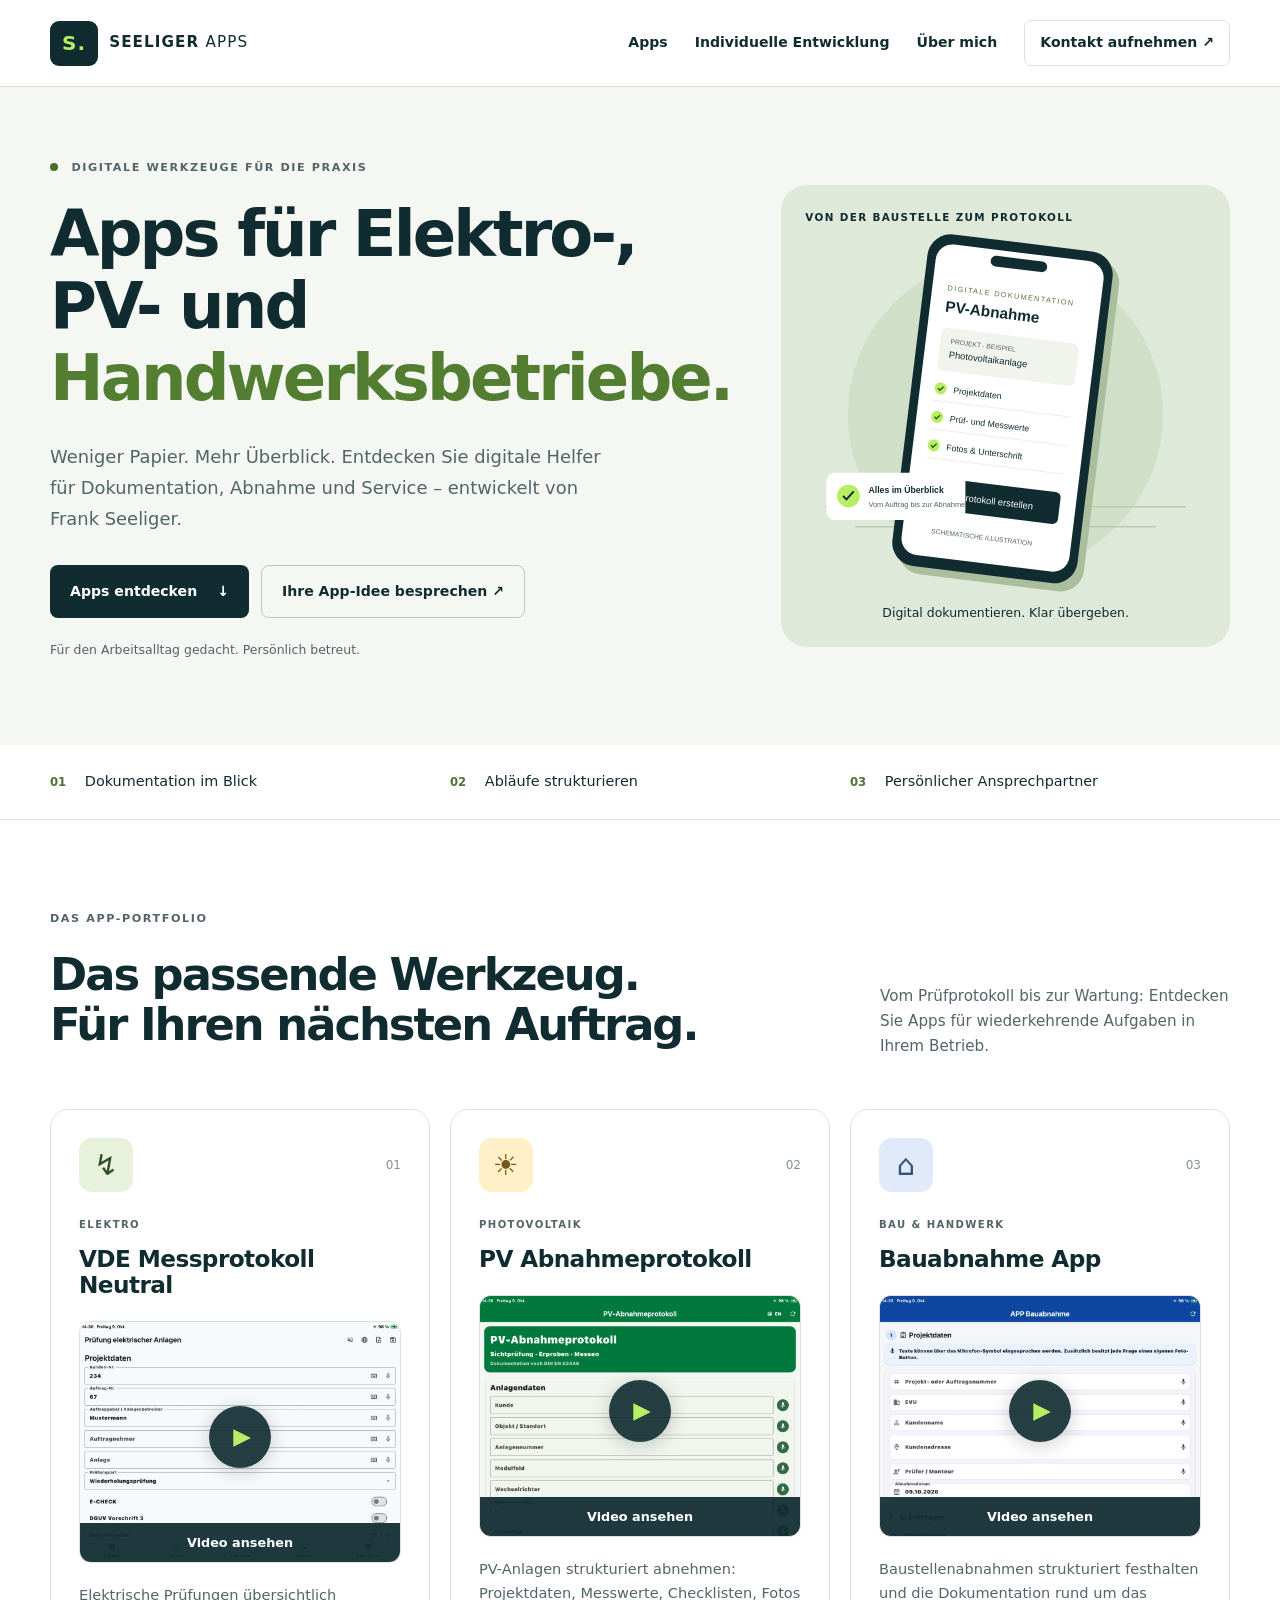
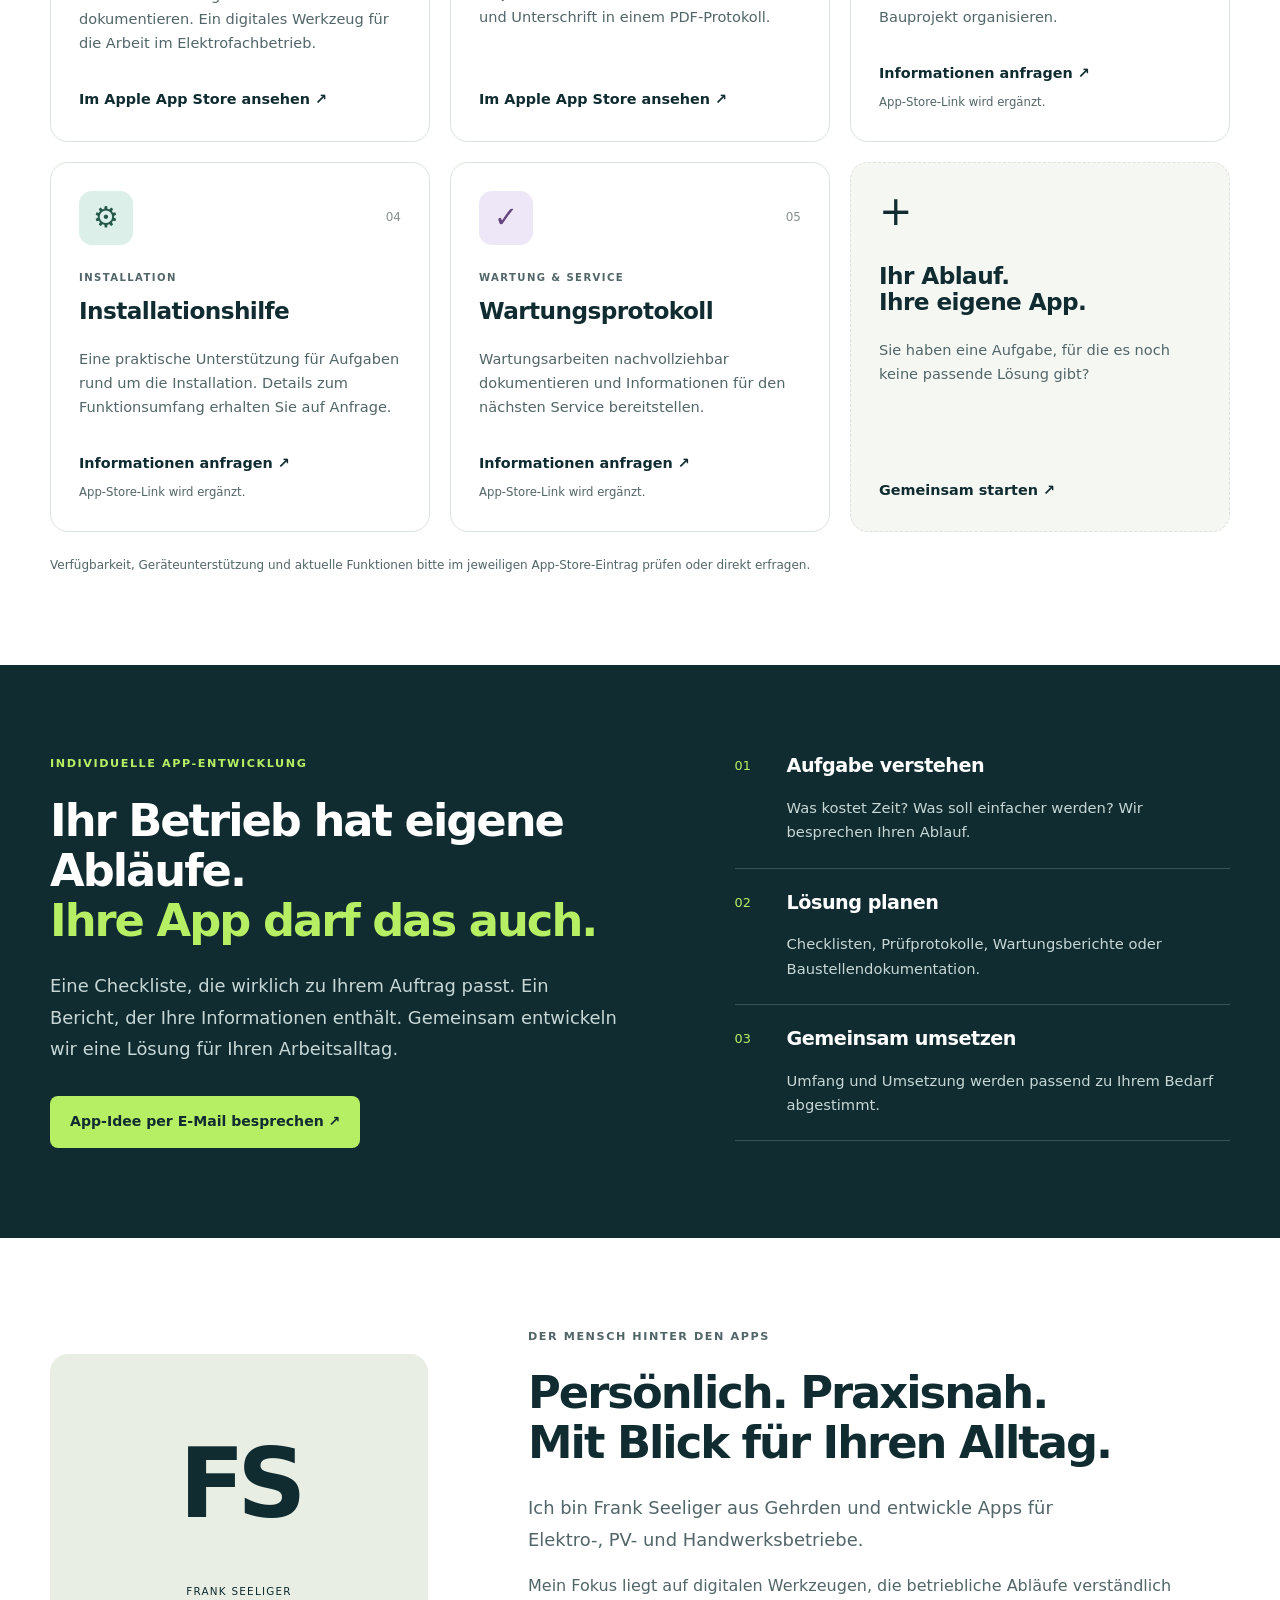
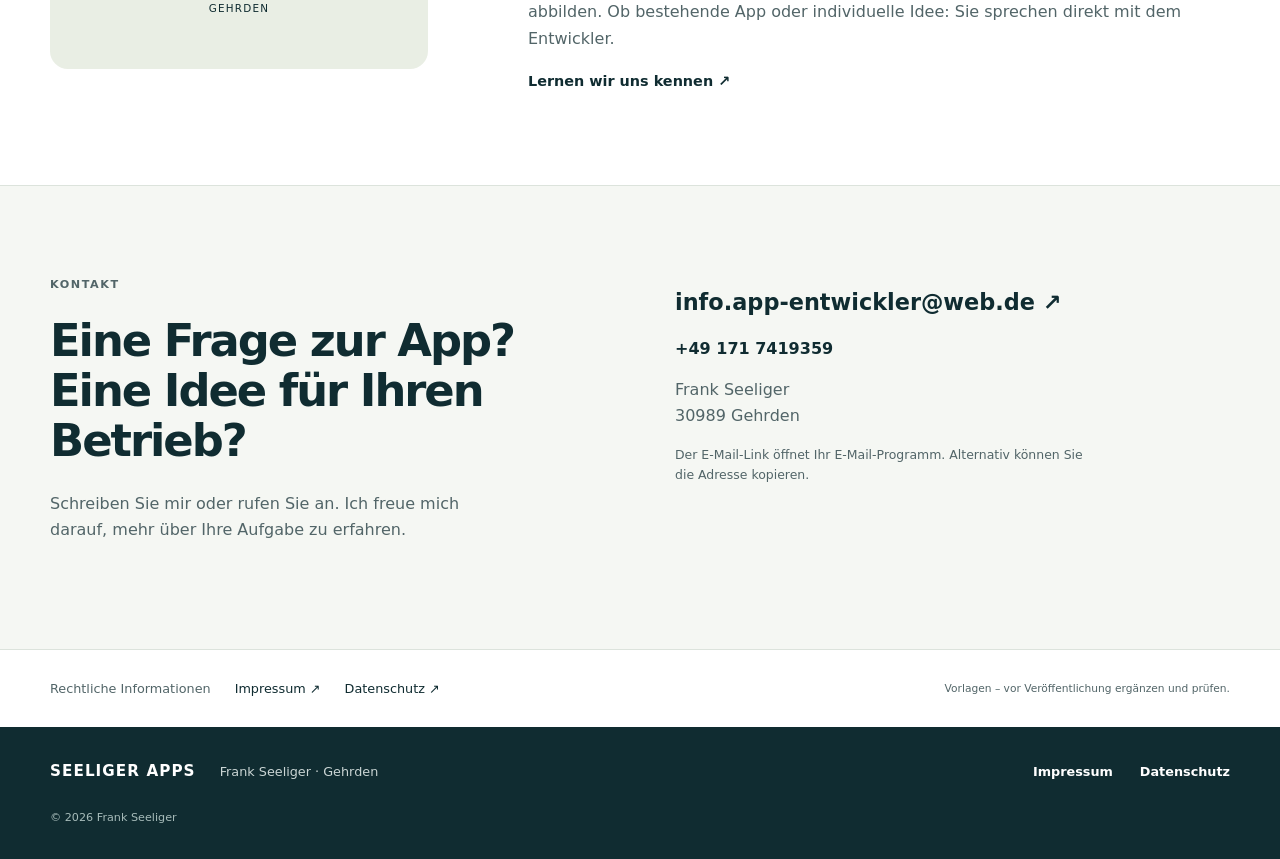
<file: index.html>
<!doctype html><html lang="de"><head><meta charset="utf-8"><meta name="viewport" content="width=device-width, initial-scale=1"><meta name="theme-color" content="#102c31"><meta name="description" content="Apps von Frank Seeliger für Elektro-, PV- und Handwerksbetriebe. Digitale Dokumentation und individuelle App-Entwicklung."><title>Seeliger Apps · Digitale Werkzeuge fürs Handwerk</title><link rel="icon" href="assets/favicon.svg" type="image/svg+xml"><link rel="stylesheet" href="styles.css"><script src="script.js" defer></script></head><body><a class="skip" href="#main">Zum Inhalt</a>
<header class="header">
<div class="container nav"><a class="brand" href="index.html" aria-label="Seeliger Apps Startseite"><span class="brand-icon">S.</span><span>SEELIGER <b>APPS</b></span></a><button class="menu-toggle" aria-expanded="false" aria-controls="navigation" hidden>Menü <span aria-hidden="true">☰</span></button>
<nav id="navigation" aria-label="Hauptnavigation"><a href="index.html#apps">Apps</a><a href="index.html#entwicklung">Individuelle Entwicklung</a><a href="index.html#ueber">Über mich</a><a class="nav-contact" href="index.html#kontakt">Kontakt aufnehmen ↗</a></nav></div></header>
<main id="main">
<section class="hero">
<div class="container hero-grid">
<div>
<p class="eyebrow"><span class="dot"></span> DIGITALE WERKZEUGE FÜR DIE PRAXIS</p>
<h1>Apps für Elektro-, PV- und <span>Handwerksbetriebe.</span></h1>
<p class="lead">Weniger Papier. Mehr Überblick. Entdecken Sie digitale Helfer für Dokumentation, Abnahme und Service – entwickelt von Frank Seeliger.</p>
<div class="actions"><a class="button" href="#apps">Apps entdecken <span>↓</span></a><a class="button secondary" href="#entwicklung">Ihre App-Idee besprechen ↗</a></div>
<p class="hero-note">Für den Arbeitsalltag gedacht. Persönlich betreut.</p></div>
<div class="hero-art">
<div class="art-label">VON DER BAUSTELLE ZUM PROTOKOLL</div><img src="assets/images/protokoll-illustration.svg" width="600" height="600" alt="Schematische Illustration eines digitalen PV-Protokolls; keine echte App-Ansicht">
<p class="art-caption">Digital dokumentieren. Klar übergeben.</p></div></div></section>
<div class="benefits">
<div class="container benefit-grid"><span><b>01</b> Dokumentation im Blick</span><span><b>02</b> Abläufe strukturieren</span><span><b>03</b> Persönlicher Ansprechpartner</span></div></div>
<section id="apps" class="section container">
<div class="section-heading">
<div>
<p class="eyebrow">DAS APP-PORTFOLIO</p>
<h2>Das passende Werkzeug.<br>Für Ihren nächsten Auftrag.</h2></div>
<p>Vom Prüfprotokoll bis zur Wartung: Entdecken Sie Apps für wiederkehrende Aufgaben in Ihrem Betrieb.</p></div>
<div class="app-grid">
<article class="app-card">
<div class="card-top"><span class="app-icon vde" aria-hidden="true">↯</span><span class="card-number">01</span></div>
<p class="eyebrow">ELEKTRO</p>
<h3>VDE Messprotokoll Neutral</h3>
<div class="video-preview" data-app-video="vde">
  <button class="video-preview-button" type="button" data-video-src="assets/videos/vde-messprotokoll.mp4" aria-label="Video abspielen: VDE Messprotokoll Neutral">
    <img src="assets/images/vde-vorschau.jpg" width="2048" height="1536" loading="lazy" alt="VDE Messprotokoll Neutral: Ansicht der App">
    <span class="video-play" aria-hidden="true">▶</span>
    <span class="video-caption">Video ansehen</span>
  </button>
  <video class="app-video" controls playsinline preload="none" aria-label="Video: VDE Messprotokoll Neutral" hidden></video><noscript><a class="text-link" href="assets/videos/vde-messprotokoll.mp4">Video öffnen ↗</a></noscript>
  <p class="video-message" role="status" hidden></p>
</div>
<p>Elektrische Prüfungen übersichtlich dokumentieren. Ein digitales Werkzeug für die Arbeit im Elektrofachbetrieb.</p>
<div class="card-link"><a class="text-link" href="https://apps.apple.com/app/id6809520733">Im Apple App Store ansehen ↗</a></div></article>
<article class="app-card">
<div class="card-top"><span class="app-icon pv" aria-hidden="true">☀</span><span class="card-number">02</span></div>
<p class="eyebrow">PHOTOVOLTAIK</p>
<h3>PV Abnahmeprotokoll</h3>
<div class="video-preview" data-app-video="pv">
  <button class="video-preview-button" type="button" data-video-src="assets/videos/pv-abnahmeprotokoll.mp4" aria-label="Video abspielen: PV Abnahmeprotokoll">
    <img src="assets/images/pv-vorschau.jpg" width="2048" height="1536" loading="lazy" alt="PV Abnahmeprotokoll: Ansicht der App">
    <span class="video-play" aria-hidden="true">▶</span>
    <span class="video-caption">Video ansehen</span>
  </button>
  <video class="app-video" controls playsinline preload="none" aria-label="Video: PV Abnahmeprotokoll" hidden></video><noscript><a class="text-link" href="assets/videos/pv-abnahmeprotokoll.mp4">PV-Video öffnen ↗</a></noscript>
  <p class="video-message" role="status" hidden></p>
</div>

<p>PV-Anlagen strukturiert abnehmen: Projektdaten, Messwerte, Checklisten, Fotos und Unterschrift in einem PDF-Protokoll.</p>
<div class="card-link"><a class="text-link" href="https://apps.apple.com/app/id6802711254">Im Apple App Store ansehen ↗</a></div></article>
<article class="app-card">
<div class="card-top"><span class="app-icon bau" aria-hidden="true">⌂</span><span class="card-number">03</span></div>
<p class="eyebrow">BAU & HANDWERK</p>
<h3>Bauabnahme App</h3>
<div class="video-preview" data-app-video="bau">
  <button class="video-preview-button" type="button" data-video-src="assets/videos/bauabnahme.mp4" aria-label="Video abspielen: Bauabnahme App">
    <img src="assets/images/bau-vorschau.jpg" width="2048" height="1536" loading="lazy" alt="Bauabnahme App: Ansicht der App">
    <span class="video-play" aria-hidden="true">▶</span>
    <span class="video-caption">Video ansehen</span>
  </button>
  <video class="app-video" controls playsinline preload="none" aria-label="Video: Bauabnahme App" hidden></video><noscript><a class="text-link" href="assets/videos/bauabnahme.mp4">Video öffnen ↗</a></noscript>
  <p class="video-message" role="status" hidden></p>
</div>
<p>Baustellenabnahmen strukturiert festhalten und die Dokumentation rund um das Bauprojekt organisieren.</p>
<div class="card-link"><a class="text-link" href="mailto:info.app-entwickler@web.de?subject=Anfrage%20zur%20App%20Bauabnahme%20App">Informationen anfragen ↗</a><small class="link-note">App-Store-Link wird ergänzt.</small></div></article>
<article class="app-card">
<div class="card-top"><span class="app-icon installation" aria-hidden="true">⚙</span><span class="card-number">04</span></div>
<p class="eyebrow">INSTALLATION</p>
<h3>Installationshilfe</h3>
<p>Eine praktische Unterstützung für Aufgaben rund um die Installation. Details zum Funktionsumfang erhalten Sie auf Anfrage.</p>
<div class="card-link"><a class="text-link" href="mailto:info.app-entwickler@web.de?subject=Anfrage%20zur%20App%20Installationshilfe">Informationen anfragen ↗</a><small class="link-note">App-Store-Link wird ergänzt.</small></div></article>
<article class="app-card">
<div class="card-top"><span class="app-icon wartung" aria-hidden="true">✓</span><span class="card-number">05</span></div>
<p class="eyebrow">WARTUNG & SERVICE</p>
<h3>Wartungsprotokoll</h3>
<p>Wartungsarbeiten nachvollziehbar dokumentieren und Informationen für den nächsten Service bereitstellen.</p>
<div class="card-link"><a class="text-link" href="mailto:info.app-entwickler@web.de?subject=Anfrage%20zur%20App%20Wartungsprotokoll">Informationen anfragen ↗</a><small class="link-note">App-Store-Link wird ergänzt.</small></div></article>
<article class="app-card idea-card"><span class="plus" aria-hidden="true">+</span>
<h3>Ihr Ablauf.<br>Ihre eigene App.</h3>
<p>Sie haben eine Aufgabe, für die es noch keine passende Lösung gibt?</p><a class="text-link" href="#entwicklung">Gemeinsam starten ↗</a></article></div>
<p class="portfolio-note">Verfügbarkeit, Geräteunterstützung und aktuelle Funktionen bitte im jeweiligen App-Store-Eintrag prüfen oder direkt erfragen.</p></section>
<section class="development section" id="entwicklung">
<div class="container development-grid">
<div>
<p class="eyebrow">INDIVIDUELLE APP-ENTWICKLUNG</p>
<h2>Ihr Betrieb hat eigene Abläufe.<br><span>Ihre App darf das auch.</span></h2>
<p class="lead">Eine Checkliste, die wirklich zu Ihrem Auftrag passt. Ein Bericht, der Ihre Informationen enthält. Gemeinsam entwickeln wir eine Lösung für Ihren Arbeitsalltag.</p><a class="button light" href="mailto:info.app-entwickler@web.de?subject=Individuelle%20App-Entwicklung">App-Idee per E-Mail besprechen ↗</a></div>
<div class="process">
<div><span>01</span>
<h3>Aufgabe verstehen</h3>
<p>Was kostet Zeit? Was soll einfacher werden? Wir besprechen Ihren Ablauf.</p></div>
<div><span>02</span>
<h3>Lösung planen</h3>
<p>Checklisten, Prüfprotokolle, Wartungsberichte oder Baustellendokumentation.</p></div>
<div><span>03</span>
<h3>Gemeinsam umsetzen</h3>
<p>Umfang und Umsetzung werden passend zu Ihrem Bedarf abgestimmt.</p></div></div></div></section>
<section id="ueber" class="section container about-grid">
<div class="about-mark" aria-hidden="true"><span>FS</span><small>FRANK SEELIGER<br>GEHRDEN</small></div>
<div>
<p class="eyebrow">DER MENSCH HINTER DEN APPS</p>
<h2>Persönlich. Praxisnah.<br>Mit Blick für Ihren Alltag.</h2>
<p class="lead">Ich bin Frank Seeliger aus Gehrden und entwickle Apps für Elektro-, PV- und Handwerksbetriebe.</p>
<p>Mein Fokus liegt auf digitalen Werkzeugen, die betriebliche Abläufe verständlich abbilden. Ob bestehende App oder individuelle Idee: Sie sprechen direkt mit dem Entwickler.</p><a class="text-link" href="#kontakt">Lernen wir uns kennen ↗</a></div></section>
<section id="kontakt" class="contact section">
<div class="container contact-grid">
<div>
<p class="eyebrow">KONTAKT</p>
<h2>Eine Frage zur App?<br>Eine Idee für Ihren Betrieb?</h2>
<p>Schreiben Sie mir oder rufen Sie an. Ich freue mich darauf, mehr über Ihre Aufgabe zu erfahren.</p></div>
<address><a class="contact-email" href="mailto:info.app-entwickler@web.de">info.app-entwickler@web.de ↗</a><a href="tel:+491717419359">+49 171 7419359</a>
<p>Frank Seeliger<br>30989 Gehrden</p><small>Der E-Mail-Link öffnet Ihr E-Mail-Programm. Alternativ können Sie die Adresse kopieren.</small></address></div></section>
<section class="legal-strip container" aria-label="Rechtliche Hinweise">
<p>Rechtliche Informationen</p><a href="impressum.html">Impressum ↗</a><a href="datenschutz.html">Datenschutz ↗</a><small>Vorlagen – vor Veröffentlichung ergänzen und prüfen.</small></section></main>
<footer>
<div class="container footer"><a class="brand" href="index.html">SEELIGER APPS</a>
<p>Frank Seeliger · Gehrden</p>
<nav aria-label="Rechtliche Informationen"><a href="impressum.html">Impressum</a><a href="datenschutz.html">Datenschutz</a></nav><small>© <span data-year>2026</span> Frank Seeliger</small></div></footer></body></html>
</file>
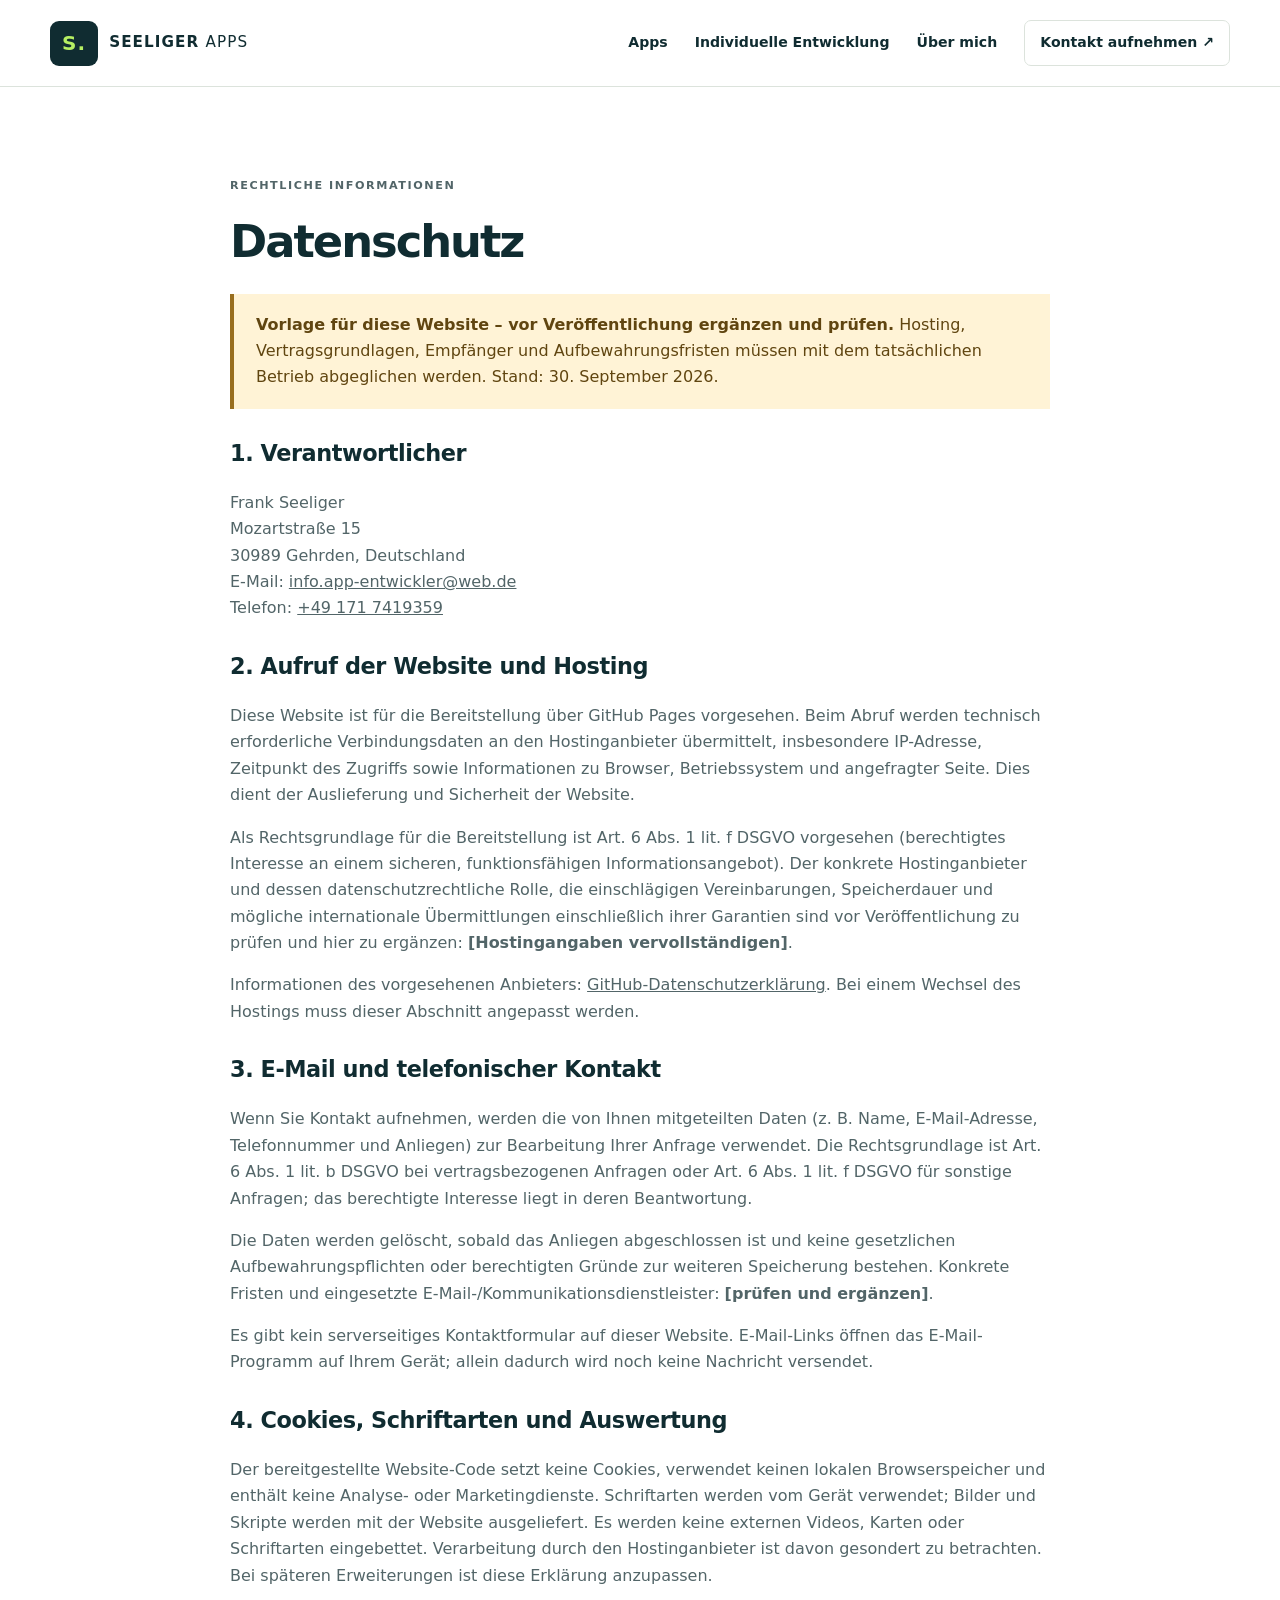
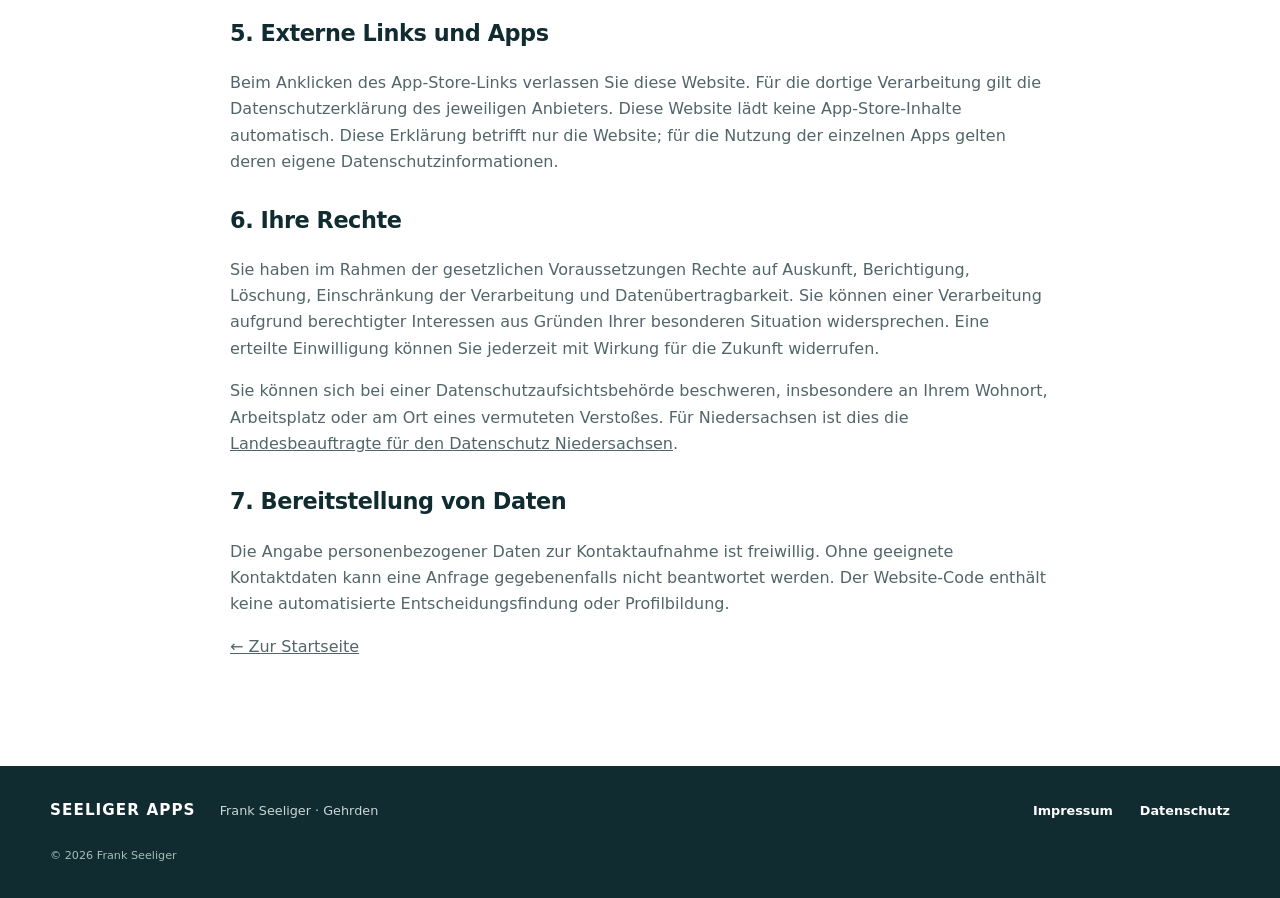
<file: datenschutz.html>
<!doctype html><html lang="de"><head><meta charset="utf-8"><meta name="viewport" content="width=device-width, initial-scale=1"><meta name="theme-color" content="#102c31"><meta name="description" content="Apps von Frank Seeliger für Elektro-, PV- und Handwerksbetriebe. Digitale Dokumentation und individuelle App-Entwicklung."><title>Datenschutz · Seeliger Apps</title><link rel="icon" href="assets/favicon.svg" type="image/svg+xml"><link rel="stylesheet" href="styles.css"><script src="script.js" defer></script></head><body><a class="skip" href="#main">Zum Inhalt</a><header class="header"><div class="container nav"><a class="brand" href="index.html" aria-label="Seeliger Apps Startseite"><span class="brand-icon">S.</span><span>SEELIGER <b>APPS</b></span></a><button class="menu-toggle" aria-expanded="false" aria-controls="navigation" hidden>Menü <span aria-hidden="true">☰</span></button><nav id="navigation" aria-label="Hauptnavigation"><a href="index.html#apps">Apps</a><a href="index.html#entwicklung">Individuelle Entwicklung</a><a href="index.html#ueber">Über mich</a><a class="nav-contact" href="index.html#kontakt">Kontakt aufnehmen ↗</a></nav></div></header><main id="main" class="container section legal-page"><p class="eyebrow">RECHTLICHE INFORMATIONEN</p><h1>Datenschutz</h1><p class="notice"><strong>Vorlage für diese Website – vor Veröffentlichung ergänzen und prüfen.</strong> Hosting, Vertragsgrundlagen, Empfänger und Aufbewahrungsfristen müssen mit dem tatsächlichen Betrieb abgeglichen werden. Stand: 30. September 2026.</p><h2>1. Verantwortlicher</h2><p>Frank Seeliger<br>Mozartstraße 15<br>30989 Gehrden, Deutschland<br>E-Mail: <a href="mailto:info.app-entwickler@web.de">info.app-entwickler@web.de</a><br>Telefon: <a href="tel:+491717419359">+49 171 7419359</a></p><h2>2. Aufruf der Website und Hosting</h2><p>Diese Website ist für die Bereitstellung über GitHub Pages vorgesehen. Beim Abruf werden technisch erforderliche Verbindungsdaten an den Hostinganbieter übermittelt, insbesondere IP-Adresse, Zeitpunkt des Zugriffs sowie Informationen zu Browser, Betriebssystem und angefragter Seite. Dies dient der Auslieferung und Sicherheit der Website.</p><p>Als Rechtsgrundlage für die Bereitstellung ist Art. 6 Abs. 1 lit. f DSGVO vorgesehen (berechtigtes Interesse an einem sicheren, funktionsfähigen Informationsangebot). Der konkrete Hostinganbieter und dessen datenschutzrechtliche Rolle, die einschlägigen Vereinbarungen, Speicherdauer und mögliche internationale Übermittlungen einschließlich ihrer Garantien sind vor Veröffentlichung zu prüfen und hier zu ergänzen: <strong>[Hostingangaben vervollständigen]</strong>.</p><p>Informationen des vorgesehenen Anbieters: <a href="https://docs.github.com/en/site-policy/privacy-policies/github-general-privacy-statement">GitHub-Datenschutzerklärung</a>. Bei einem Wechsel des Hostings muss dieser Abschnitt angepasst werden.</p><h2>3. E-Mail und telefonischer Kontakt</h2><p>Wenn Sie Kontakt aufnehmen, werden die von Ihnen mitgeteilten Daten (z. B. Name, E-Mail-Adresse, Telefonnummer und Anliegen) zur Bearbeitung Ihrer Anfrage verwendet. Die Rechtsgrundlage ist Art. 6 Abs. 1 lit. b DSGVO bei vertragsbezogenen Anfragen oder Art. 6 Abs. 1 lit. f DSGVO für sonstige Anfragen; das berechtigte Interesse liegt in deren Beantwortung.</p><p>Die Daten werden gelöscht, sobald das Anliegen abgeschlossen ist und keine gesetzlichen Aufbewahrungspflichten oder berechtigten Gründe zur weiteren Speicherung bestehen. Konkrete Fristen und eingesetzte E-Mail-/Kommunikationsdienstleister: <strong>[prüfen und ergänzen]</strong>.</p><p>Es gibt kein serverseitiges Kontaktformular auf dieser Website. E-Mail-Links öffnen das E-Mail-Programm auf Ihrem Gerät; allein dadurch wird noch keine Nachricht versendet.</p><h2>4. Cookies, Schriftarten und Auswertung</h2><p>Der bereitgestellte Website-Code setzt keine Cookies, verwendet keinen lokalen Browserspeicher und enthält keine Analyse- oder Marketingdienste. Schriftarten werden vom Gerät verwendet; Bilder und Skripte werden mit der Website ausgeliefert. Es werden keine externen Videos, Karten oder Schriftarten eingebettet. Verarbeitung durch den Hostinganbieter ist davon gesondert zu betrachten. Bei späteren Erweiterungen ist diese Erklärung anzupassen.</p><h2>5. Externe Links und Apps</h2><p>Beim Anklicken des App-Store-Links verlassen Sie diese Website. Für die dortige Verarbeitung gilt die Datenschutzerklärung des jeweiligen Anbieters. Diese Website lädt keine App-Store-Inhalte automatisch. Diese Erklärung betrifft nur die Website; für die Nutzung der einzelnen Apps gelten deren eigene Datenschutzinformationen.</p><h2>6. Ihre Rechte</h2><p>Sie haben im Rahmen der gesetzlichen Voraussetzungen Rechte auf Auskunft, Berichtigung, Löschung, Einschränkung der Verarbeitung und Datenübertragbarkeit. Sie können einer Verarbeitung aufgrund berechtigter Interessen aus Gründen Ihrer besonderen Situation widersprechen. Eine erteilte Einwilligung können Sie jederzeit mit Wirkung für die Zukunft widerrufen.</p><p>Sie können sich bei einer Datenschutzaufsichtsbehörde beschweren, insbesondere an Ihrem Wohnort, Arbeitsplatz oder am Ort eines vermuteten Verstoßes. Für Niedersachsen ist dies die <a href="https://www.lfd.niedersachsen.de/">Landesbeauftragte für den Datenschutz Niedersachsen</a>.</p><h2>7. Bereitstellung von Daten</h2><p>Die Angabe personenbezogener Daten zur Kontaktaufnahme ist freiwillig. Ohne geeignete Kontaktdaten kann eine Anfrage gegebenenfalls nicht beantwortet werden. Der Website-Code enthält keine automatisierte Entscheidungsfindung oder Profilbildung.</p><p><a href="index.html">← Zur Startseite</a></p></main><footer><div class="container footer"><a class="brand" href="index.html">SEELIGER APPS</a><p>Frank Seeliger · Gehrden</p><nav aria-label="Rechtliche Informationen"><a href="impressum.html">Impressum</a><a href="datenschutz.html">Datenschutz</a></nav><small>© <span data-year>2026</span> Frank Seeliger</small></div></footer></body></html>
</file>
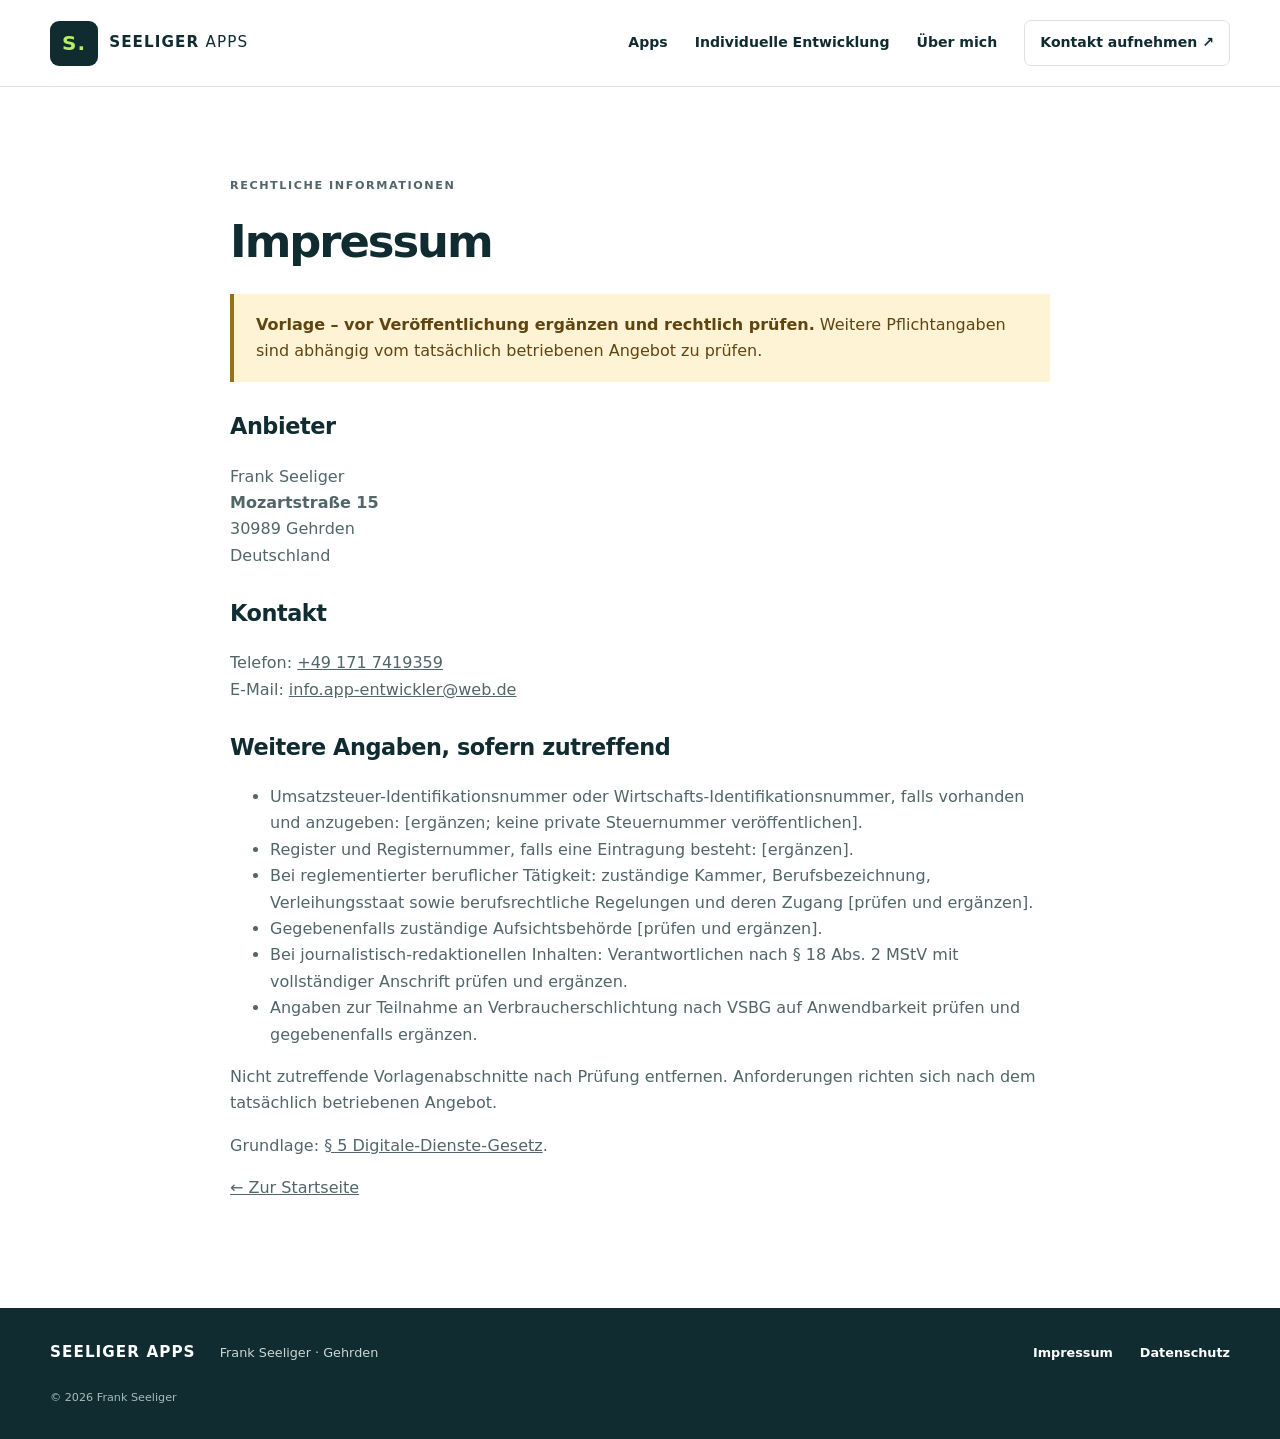
<file: impressum.html>
<!doctype html><html lang="de"><head><meta charset="utf-8"><meta name="viewport" content="width=device-width, initial-scale=1"><meta name="theme-color" content="#102c31"><meta name="description" content="Apps von Frank Seeliger für Elektro-, PV- und Handwerksbetriebe. Digitale Dokumentation und individuelle App-Entwicklung."><title>Impressum · Seeliger Apps</title><link rel="icon" href="assets/favicon.svg" type="image/svg+xml"><link rel="stylesheet" href="styles.css"><script src="script.js" defer></script></head><body><a class="skip" href="#main">Zum Inhalt</a><header class="header"><div class="container nav"><a class="brand" href="index.html" aria-label="Seeliger Apps Startseite"><span class="brand-icon">S.</span><span>SEELIGER <b>APPS</b></span></a><button class="menu-toggle" aria-expanded="false" aria-controls="navigation" hidden>Menü <span aria-hidden="true">☰</span></button><nav id="navigation" aria-label="Hauptnavigation"><a href="index.html#apps">Apps</a><a href="index.html#entwicklung">Individuelle Entwicklung</a><a href="index.html#ueber">Über mich</a><a class="nav-contact" href="index.html#kontakt">Kontakt aufnehmen ↗</a></nav></div></header><main id="main" class="container section legal-page"><p class="eyebrow">RECHTLICHE INFORMATIONEN</p><h1>Impressum</h1><p class="notice"><strong>Vorlage – vor Veröffentlichung ergänzen und rechtlich prüfen.</strong> Weitere Pflichtangaben sind abhängig vom tatsächlich betriebenen Angebot zu prüfen.</p><h2>Anbieter</h2><p>Frank Seeliger<br><strong>Mozartstraße 15</strong><br>30989 Gehrden<br>Deutschland</p><h2>Kontakt</h2><p>Telefon: <a href="tel:+491717419359">+49 171 7419359</a><br>E-Mail: <a href="mailto:info.app-entwickler@web.de">info.app-entwickler@web.de</a></p><h2>Weitere Angaben, sofern zutreffend</h2><ul><li>Umsatzsteuer-Identifikationsnummer oder Wirtschafts-Identifikationsnummer, falls vorhanden und anzugeben: [ergänzen; keine private Steuernummer veröffentlichen].</li><li>Register und Registernummer, falls eine Eintragung besteht: [ergänzen].</li><li>Bei reglementierter beruflicher Tätigkeit: zuständige Kammer, Berufsbezeichnung, Verleihungsstaat sowie berufsrechtliche Regelungen und deren Zugang [prüfen und ergänzen].</li><li>Gegebenenfalls zuständige Aufsichtsbehörde [prüfen und ergänzen].</li><li>Bei journalistisch-redaktionellen Inhalten: Verantwortlichen nach § 18 Abs. 2 MStV mit vollständiger Anschrift prüfen und ergänzen.</li><li>Angaben zur Teilnahme an Verbraucherschlichtung nach VSBG auf Anwendbarkeit prüfen und gegebenenfalls ergänzen.</li></ul><p>Nicht zutreffende Vorlagenabschnitte nach Prüfung entfernen. Anforderungen richten sich nach dem tatsächlich betriebenen Angebot.</p><p>Grundlage: <a href="https://www.gesetze-im-internet.de/ddg/__5.html">§ 5 Digitale-Dienste-Gesetz</a>.</p><p><a href="index.html">← Zur Startseite</a></p></main><footer><div class="container footer"><a class="brand" href="index.html">SEELIGER APPS</a><p>Frank Seeliger · Gehrden</p><nav aria-label="Rechtliche Informationen"><a href="impressum.html">Impressum</a><a href="datenschutz.html">Datenschutz</a></nav><small>© <span data-year>2026</span> Frank Seeliger</small></div></footer></body></html>
</file>
<file: styles.css>
/* Farben und Abstände können hier zentral geändert werden. */
:root{--ink:#102c31;--muted:#526568;--accent:#b6ef63;--paper:#f5f7f3;--line:#dce3dc;--radius:18px}*{box-sizing:border-box}html{scroll-behavior:smooth;scroll-padding-top:100px}body{margin:0;color:var(--ink);font-family:system-ui,-apple-system,BlinkMacSystemFont,"Segoe UI",sans-serif;line-height:1.65;background:#fff}a{color:inherit;text-decoration:none}a:hover{text-decoration:underline;text-underline-offset:5px}button{font:inherit}img{max-width:100%;height:auto}h1,h2,h3,p{margin-top:0}h1,h2,h3{line-height:1.12;letter-spacing:-.045em}h1{font-size:clamp(2.65rem,5vw,4.6rem);margin-bottom:26px}h2{font-size:clamp(2rem,3.5vw,3rem);margin-bottom:24px}h3{font-size:1.45rem;letter-spacing:-.025em}p{color:var(--muted)}.container{width:min(1180px,calc(100% - 48px));margin:auto}.header{position:sticky;top:0;background:rgba(255,255,255,.97);z-index:10;border-bottom:1px solid var(--line)}.nav{display:flex;align-items:center;justify-content:space-between;min-height:86px;gap:24px}.brand{display:flex;align-items:center;gap:11px;font-size:.95rem;letter-spacing:.07em;font-weight:800}.brand b{font-weight:450}.brand-icon{background:var(--ink);color:var(--accent);padding:6px 12px;border-radius:9px;font-size:1.25rem}nav{display:flex;gap:27px;align-items:center;font-size:.88rem;font-weight:600}.nav-contact{border:1px solid var(--line);padding:10px 15px;border-radius:7px}.hero{background:var(--paper);padding:72px 0}.hero-grid{display:grid;grid-template-columns:1.2fr 1fr;gap:50px;align-items:center}.eyebrow{font-size:.7rem;font-weight:750;letter-spacing:.14em;color:var(--muted);margin-bottom:22px}.dot{display:inline-block;width:8px;height:8px;background:#427127;border-radius:50%;margin-right:8px}h1 span{color:#537d31}.lead{font-size:1.12rem;line-height:1.75;max-width:570px}.actions{display:flex;gap:12px;flex-wrap:wrap;margin:30px 0 22px}.button{display:inline-flex;align-items:center;justify-content:center;gap:20px;padding:14px 20px;border-radius:8px;background:var(--ink);color:white;font-weight:650;font-size:.88rem}.button:hover{background:#244b51;text-decoration:none}.secondary{background:transparent;color:var(--ink);border:1px solid #bdc9bd}.secondary:hover{background:#e7eddf}.hero-note,.art-caption{font-size:.78rem}.hero-art{position:relative;background:#dfe9d9;border-radius:26px;padding:24px;overflow:hidden}.art-label{font-size:.65rem;letter-spacing:.13em;font-weight:700}.hero-art img{display:block;margin:-12px auto;max-height:430px}.art-caption{text-align:center;margin:0;color:var(--ink)}.benefits{border-bottom:1px solid var(--line)}.benefit-grid{display:grid;grid-template-columns:repeat(3,1fr);padding:25px 0;gap:20px;font-size:.9rem}.benefit-grid b{color:#527336;font-size:.73rem;margin-right:14px}.section{padding-top:90px;padding-bottom:90px}.section-heading{display:flex;justify-content:space-between;align-items:end;gap:50px;margin-bottom:35px}.section-heading>p{max-width:350px;font-size:.95rem}.app-grid{display:grid;grid-template-columns:repeat(3,1fr);gap:20px}.app-card{border:1px solid var(--line);padding:28px;border-radius:var(--radius);display:flex;flex-direction:column;min-width:0}.card-top{display:flex;justify-content:space-between;align-items:center;margin-bottom:25px}.card-number{color:#87928c;font-size:.75rem}.app-icon{display:grid;place-items:center;width:54px;height:54px;background:#e8f1dc;border-radius:13px;font-size:1.8rem;color:#315026}.pv{background:#fff0c8;color:#775617}.bau{background:#e0eafa;color:#34557b}.ecoflow{background:#dcefe8;color:#245849}.wartung{background:#eee7f7;color:#654680}.app-card .eyebrow{font-size:.63rem;margin-bottom:12px}.app-card>p:not(.eyebrow){font-size:.91rem}.card-link{margin-top:auto;padding-top:16px}.text-link{font-size:.9rem;font-weight:700}.link-note{display:block;color:var(--muted);margin-top:7px;font-size:.73rem}.idea-card{background:var(--paper);border-style:dashed}.plus{font-size:2.5rem;line-height:1;margin-bottom:32px;font-weight:300}.idea-card .text-link{margin-top:auto}.portfolio-note{font-size:.75rem;max-width:850px;margin:24px 0 0}.development{background:var(--ink);color:#fff}.development-grid{display:grid;grid-template-columns:1.2fr 1fr;gap:90px}.development p{color:#c6d7d6}.development .eyebrow,.development h2 span{color:var(--accent)}.light{background:var(--accent);color:var(--ink);margin-top:14px}.light:hover{background:#c9fa8a}.process>div{position:relative;padding:0 0 23px 52px;border-bottom:1px solid #355358;margin-bottom:23px}.process>div:last-child{margin-bottom:0}.process span{position:absolute;left:0;color:var(--accent);font-size:.8rem}.process h3{font-size:1.2rem}.process p{font-size:.92rem;margin-bottom:0}.about-grid{display:grid;grid-template-columns:.7fr 1.3fr;gap:100px;align-items:center}.about-mark{min-height:315px;background:#e9eee4;border-radius:var(--radius);display:flex;flex-direction:column;justify-content:center;align-items:center;gap:20px}.about-mark>span{font-size:6rem;font-weight:700;letter-spacing:-.08em}.about-mark small{text-align:center;letter-spacing:.12em;font-size:.65rem}.contact{background:var(--paper);border-top:1px solid var(--line);border-bottom:1px solid var(--line)}.contact-grid{display:grid;grid-template-columns:1fr 1fr;gap:70px}.contact-grid>div>p:last-child{max-width:440px}address{font-style:normal;display:flex;flex-direction:column;align-items:start;gap:15px;padding-top:8px;min-width:0}address>a{font-weight:650}.contact-email{font-size:clamp(1rem,2vw,1.4rem);overflow-wrap:anywhere}address p{margin:0}address small{max-width:420px;color:var(--muted);font-size:.78rem}.legal-strip{display:flex;gap:24px;align-items:center;padding-top:28px;padding-bottom:28px;flex-wrap:wrap;font-size:.8rem}.legal-strip p{margin:0}.legal-strip small{margin-left:auto;color:var(--muted)}footer{background:var(--ink);color:white}.footer{padding-top:32px;padding-bottom:32px;display:flex;align-items:center;gap:24px;flex-wrap:wrap}.footer p{margin:0;color:#cad5d4;font-size:.8rem}.footer nav{margin-left:auto;font-size:.8rem}.footer small{width:100%;color:#a7bcba;font-size:.7rem}.skip{position:fixed;top:-100px;left:15px;background:var(--ink);color:#fff;padding:10px;z-index:100}.skip:focus{top:12px}:focus-visible{outline:3px solid #5b882e;outline-offset:5px}.menu-toggle{background:white;border:1px solid var(--line);border-radius:7px;padding:9px 12px;cursor:pointer}.legal-page{max-width:820px;min-height:65vh}.legal-page h2{font-size:1.4rem;letter-spacing:-.02em;margin-top:32px}.legal-page h1{font-size:2.8rem}.legal-page a{text-decoration:underline;overflow-wrap:anywhere}.notice{background:#fff3d6;border-left:4px solid #986e1f;padding:18px 22px;color:#604510}.legal-page li{color:var(--muted)}
@media(max-width:1000px){nav{gap:15px}.hero-grid{gap:28px}.development-grid{gap:45px}.about-grid{gap:50px}.app-card{padding:23px}.contact-grid{gap:35px}}
@media(max-width:760px){html{scroll-padding-top:90px}.container{width:calc(100% - 36px)}.nav{min-height:75px;flex-wrap:wrap;gap:10px;padding:14px 0}.menu-toggle:not([hidden]){display:block}.header nav{width:100%;flex-wrap:wrap;padding:12px 0}.header nav[data-collapsible][hidden]{display:none}.header nav a{padding:8px 0}.header nav .nav-contact{padding:8px 12px}.hero{padding:45px 0}.hero-grid,.development-grid,.about-grid,.contact-grid{grid-template-columns:1fr}.hero-art{max-width:520px;width:100%;margin:auto}.hero-art img{max-height:340px}.benefit-grid{grid-template-columns:1fr;gap:12px}.section{padding-top:60px;padding-bottom:60px}.section-heading{display:block}.section-heading>p{max-width:100%}.app-grid{grid-template-columns:repeat(2,1fr)}.about-mark{min-height:230px;max-width:450px}.legal-strip small{margin-left:0;width:100%}.footer nav{margin-left:0}.footer{gap:15px}.footer p{width:100%}}
@media(max-width:480px){.app-grid{grid-template-columns:1fr}.app-card{padding:26px}.actions{flex-direction:column;align-items:stretch}.hero-art{padding:18px}h1{font-size:2.65rem}.header nav{flex-direction:column;align-items:stretch}.brand{font-size:.8rem}.contact-email{font-size:1.03rem}}
@media(prefers-reduced-motion:reduce){html{scroll-behavior:auto}}

/* App-Videos: Foto zuerst, Video lädt erst nach einem Klick. */
.video-preview{margin:0 0 20px}.video-preview-button{position:relative;display:block;width:100%;padding:0;border:1px solid #dce3dc;border-radius:12px;overflow:hidden;background:#edf2eb;cursor:pointer;color:white}.video-preview-button img{display:block;width:100%;height:auto;aspect-ratio:4/3;object-fit:contain}.video-play{position:absolute;left:50%;top:48%;transform:translate(-50%,-50%);display:grid;place-items:center;width:62px;height:62px;border-radius:50%;background:#102c31e8;color:#b6ef63;box-shadow:0 3px 20px #0003;font-size:23px;padding-left:4px}.video-caption{position:absolute;bottom:0;left:0;right:0;padding:9px 12px;background:#102c31ed;font-size:.8rem;font-weight:650}.video-preview-button:hover:not(:disabled) .video-play{background:#244b51}.video-preview-button:disabled{cursor:default}.video-preview-button:disabled .video-play{display:none}.app-video{display:block;width:100%;height:auto;max-height:440px;background:#102c31;border-radius:12px}.app-video[hidden],.video-preview-button[hidden],.video-message[hidden]{display:none}.video-message{font-size:.8rem;margin-top:10px}.installation{background:#dcefe8;color:#245849}
</file>
